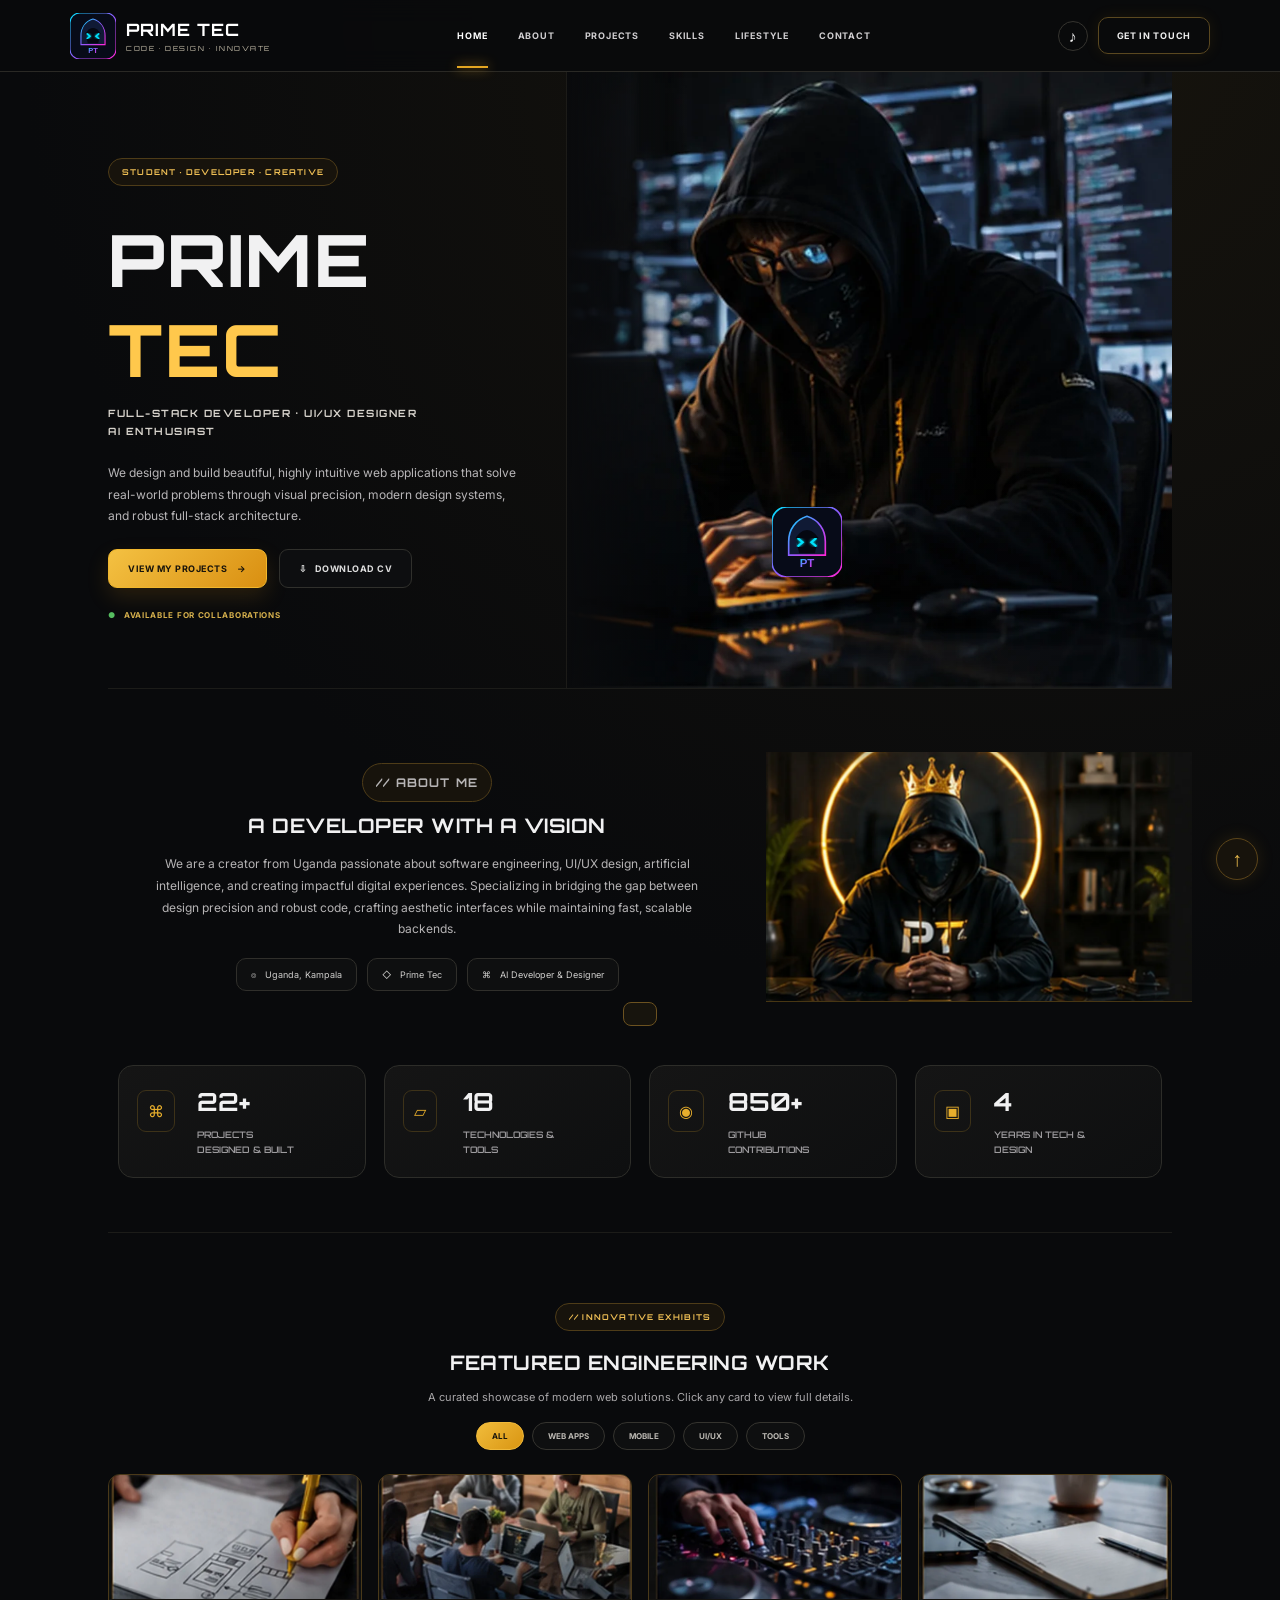
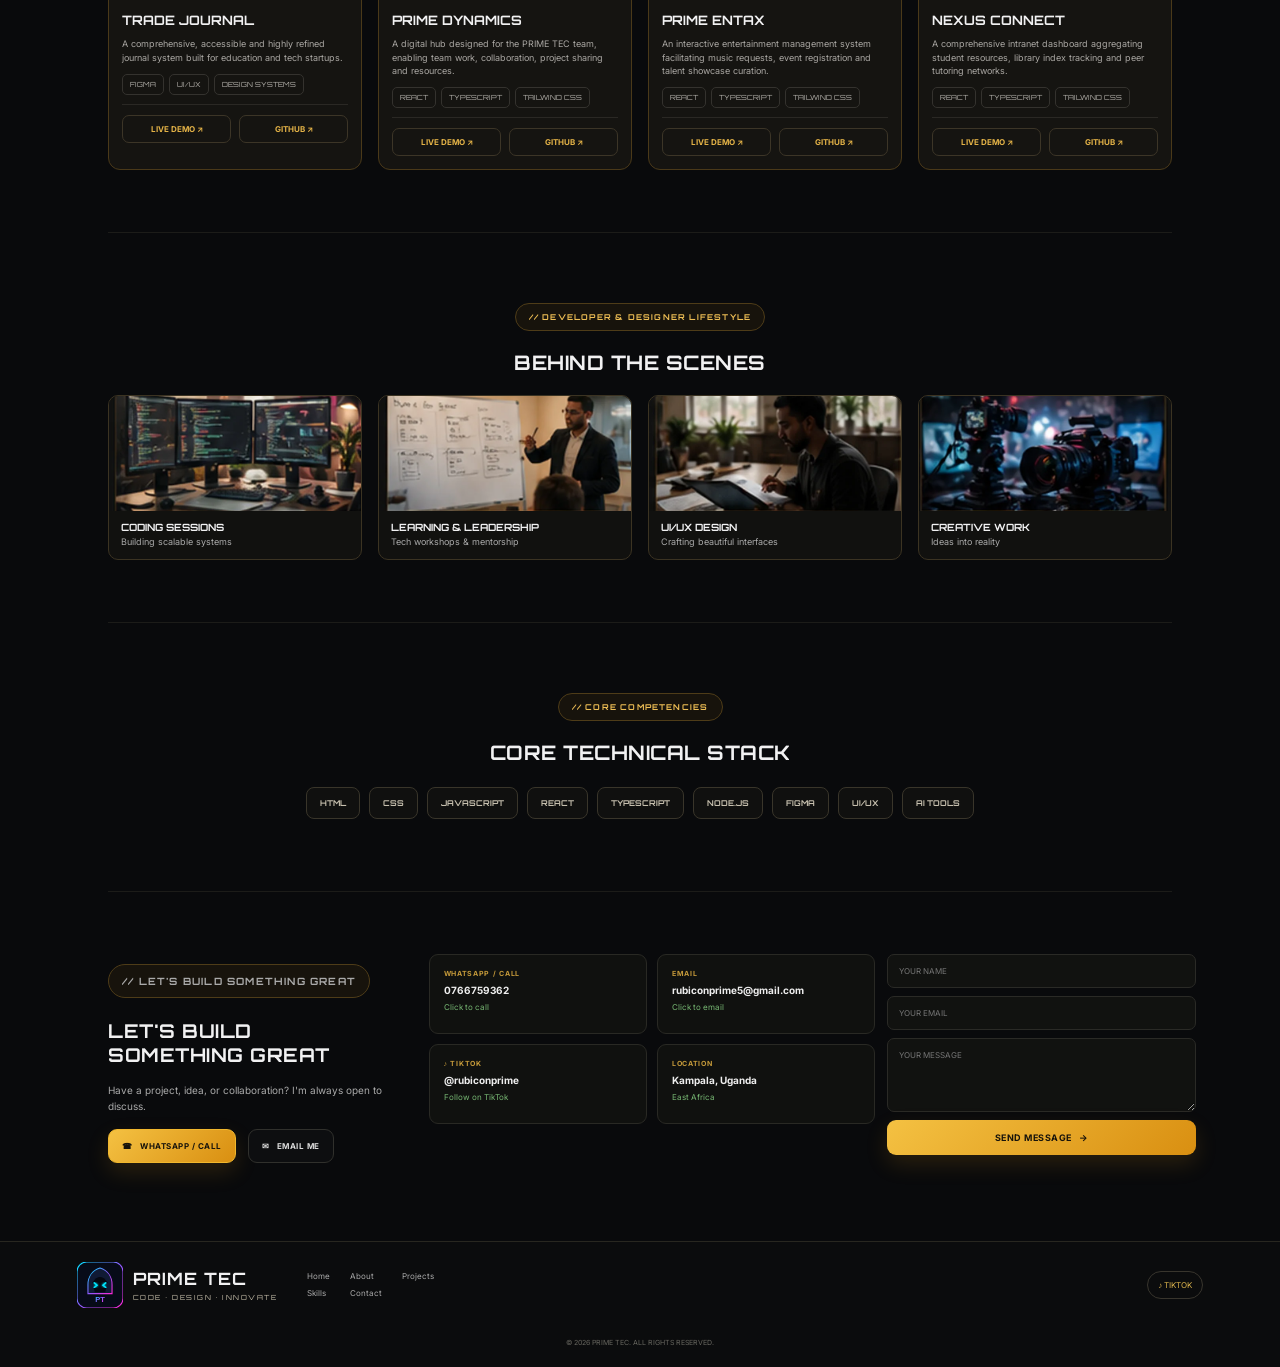
<file: index.html>
<!doctype html>
<html lang="en">
<head>
<meta charset="UTF-8"><meta name="viewport" content="width=device-width,initial-scale=1,viewport-fit=cover">
<meta name="theme-color" content="#090a0c"><meta name="description" content="PRIME TEC — portfolio of Keith, developer, UI/UX designer and AI enthusiast from Uganda.">
<title>PRIME TEC | Keith — Developer & Designer</title>
<link rel="icon" href="prime-tec-logo.svg" type="image/svg+xml"><link rel="preload" as="image" href="hero-hacker.webp" type="image/webp" fetchpriority="high"><link rel="stylesheet" href="styles.css">
</head>
<body>
<div class="top-progress"></div>
<header id="top">
 <a class="brand" href="#top" aria-label="PRIME TEC home"><img src="prime-tec-logo.svg" alt="PRIME TEC logo"><span><strong>PRIME TEC</strong><small>CODE · DESIGN · INNOVATE</small></span></a>
 <nav id="nav"><a class="active" href="#top">HOME</a><a href="#about">ABOUT</a><a href="#projects">PROJECTS</a><a href="#skills">SKILLS</a><a href="#lifestyle">LIFESTYLE</a><a href="#contact">CONTACT</a></nav>
 <div class="nav-tools"><a class="mini tiktok-mini" href="https://www.tiktok.com/@rubiconprime?_r=1&_t=ZS-99QHNVai72m" target="_blank" rel="noopener" aria-label="TikTok">♪</a><a class="get-touch" href="#contact">GET IN TOUCH</a></div>
 <button id="menuBtn" class="menu" aria-label="Open menu"><span></span><span></span><span></span></button>
</header>
<main>
<section class="hero">
 <div class="hero-copy"><p class="eyebrow">STUDENT · DEVELOPER · CREATIVE</p><h1>PRIME <em>TEC</em></h1><p class="role">FULL-STACK DEVELOPER · UI/UX DESIGNER<br>AI ENTHUSIAST</p><p class="intro">We design and build beautiful, highly intuitive web applications that solve real-world problems through visual precision, modern design systems, and robust full-stack architecture.</p><div class="actions"><a class="gold-btn" href="#projects">VIEW MY PROJECTS <b>→</b></a><a class="dark-btn" href="Keith-PRIME-TEC-CV.txt" download>⇩ &nbsp; DOWNLOAD CV</a></div><p class="availability">● &nbsp; AVAILABLE FOR COLLABORATIONS</p></div>
 <div class="hero-image"><img src="./hero-hacker.webp" alt="Hacker and developer working on a laptop" width="1600" height="921" loading="eager" fetchpriority="high" decoding="async"><div class="hero-logo"><img src="prime-tec-logo.svg" alt=""></div></div>
</section>
<section id="about" class="about section"><div class="about-copy"><p class="kicker">// ABOUT ME</p><h2>A DEVELOPER WITH A VISION</h2><p>We are a creator from Uganda passionate about software engineering, UI/UX design, artificial intelligence, and creating impactful digital experiences. Specializing in bridging the gap between design precision and robust code, crafting aesthetic interfaces while maintaining fast, scalable backends.</p><div class="about-tags"><span>⌾ &nbsp; Uganda, Kampala</span><span>◇ &nbsp; Prime Tec</span><span>⌘ &nbsp; AI Developer & Designer</span></div></div><div class="crown-image"><img src="./about-crowned-hacker.webp" alt="Futuristic developer with a gold crown" width="900" height="601" loading="lazy" decoding="async"></div></section>
<section class="stats"><article><i>⌘</i><b>22+</b><span>PROJECTS<br>DESIGNED & BUILT</span></article><article><i>▱</i><b>18</b><span>TECHNOLOGIES &<br>TOOLS</span></article><article><i>◉</i><b>850+</b><span>GITHUB<br>CONTRIBUTIONS</span></article><article><i>▣</i><b>4</b><span>YEARS IN TECH &<br>DESIGN</span></article></section>
<section id="projects" class="section center"><p class="kicker">// INNOVATIVE EXHIBITS</p><h2>FEATURED ENGINEERING WORK</h2><p class="sub">A curated showcase of modern web solutions. Click any card to view full details.</p><div class="filters"><button class="selected">ALL</button><button>WEB APPS</button><button>MOBILE</button><button>UI/UX</button><button>TOOLS</button></div><div id="projectGrid" class="project-grid"></div></section>
<section id="lifestyle" class="section center"><p class="kicker">// DEVELOPER & DESIGNER LIFESTYLE</p><h2>BEHIND THE SCENES</h2><div class="life-grid"><article><img src="./lifestyle-code.webp" width="633" height="333" loading="lazy" decoding="async" alt="Developer coding"><h3>CODING SESSIONS</h3><p>Building scalable systems</p></article><article><img src="./lifestyle-leadership.webp" width="636" height="333" loading="lazy" decoding="async" alt="Technology leadership"><h3>LEARNING & LEADERSHIP</h3><p>Tech workshops & mentorship</p></article><article><img src="./lifestyle-design.webp" width="636" height="333" loading="lazy" decoding="async" alt="UI UX design"><h3>UI/UX DESIGN</h3><p>Crafting beautiful interfaces</p></article><article><img src="./lifestyle-camera.webp" width="639" height="333" loading="lazy" decoding="async" alt="Creative technology"><h3>CREATIVE WORK</h3><p>Ideas into reality</p></article></div></section>
<section id="skills" class="section skills center"><p class="kicker">// CORE COMPETENCIES</p><h2>CORE TECHNICAL STACK</h2><div class="skill-list"><span>HTML</span><span>CSS</span><span>JAVASCRIPT</span><span>REACT</span><span>TYPESCRIPT</span><span>NODE.JS</span><span>FIGMA</span><span>UI/UX</span><span>AI TOOLS</span></div></section>
<section id="contact" class="section contact"><div class="contact-copy"><p class="kicker">// LET'S BUILD SOMETHING GREAT</p><h2>LET'S BUILD<br>SOMETHING GREAT</h2><p>Have a project, idea, or collaboration? I'm always open to discuss.</p><div class="contact-actions"><a class="gold-btn" href="tel:0766759362">☎ &nbsp; WHATSAPP / CALL</a><a class="dark-btn" href="mailto:rubiconprime5@gmail.com">✉ &nbsp; EMAIL ME</a></div></div><div class="contact-info"><a href="tel:0766759362"><strong>WHATSAPP / CALL</strong><b>0766759362</b><small>Click to call</small></a><a href="mailto:rubiconprime5@gmail.com"><strong>EMAIL</strong><b>rubiconprime5@gmail.com</b><small>Click to email</small></a><a href="https://www.tiktok.com/@rubiconprime?_r=1&_t=ZS-99QHNVai72m" target="_blank" rel="noopener"><strong>♪ TIKTOK</strong><b>@rubiconprime</b><small>Follow on TikTok</small></a><div><strong>LOCATION</strong><b>Kampala, Uganda</b><small>East Africa</small></div></div><form id="contactForm" novalidate><input name="name" required placeholder="YOUR NAME"><input name="email" type="email" required placeholder="YOUR EMAIL"><textarea name="message" required placeholder="YOUR MESSAGE"></textarea><button class="gold-btn" type="submit">SEND MESSAGE &nbsp; →</button><p id="formMessage"></p></form></section>
</main>
<footer><div class="footer-brand"><img src="prime-tec-logo.svg" alt=""><span><b>PRIME TEC</b><small>CODE · DESIGN · INNOVATE</small></span></div><div class="footer-links"><a href="#top">Home</a><a href="#about">About</a><a href="#projects">Projects</a><a href="#skills">Skills</a><a href="#contact">Contact</a></div><a class="footer-tiktok" href="https://www.tiktok.com/@rubiconprime?_r=1&_t=ZS-99QHNVai72m" target="_blank" rel="noopener">♪ TIKTOK</a><p>© <span id="year"></span> PRIME TEC. ALL RIGHTS RESERVED.</p></footer>
<button id="up" class="to-top" aria-label="Back to top">↑</button><div id="toast"></div><script src="app.js"></script>
</body></html>
</file>
<file: styles.css>
@import url('https://fonts.googleapis.com/css2?family=Inter:wght@400;500;600;700;800&family=Orbitron:wght@500;600;700;800&display=swap');
:root{--bg:#090a0c;--panel:#111214;--panel2:#171512;--text:#f1f1f2;--muted:#aaa9af;--gold:#e4a622;--gold2:#ffc84c;--line:#2a2925}*{box-sizing:border-box}html{scroll-behavior:smooth;overflow-x:hidden}body{margin:0;background:radial-gradient(circle at 80% 0,#17140d 0,transparent 32%),#090a0c;color:var(--text);font-family:Inter,Arial,sans-serif;overflow-x:hidden}.top-progress{position:fixed;top:0;left:0;height:4px;width:0;background:linear-gradient(90deg,#f5bc38,#d58b0a);z-index:200;box-shadow:0 0 16px #e4a62299}
header{height:72px;display:flex;align-items:center;gap:28px;padding:0 clamp(20px,6vw,70px);border-bottom:1px solid var(--line);background:#090a0ced;backdrop-filter:blur(12px);position:sticky;top:0;z-index:100}.brand{display:flex;align-items:center;gap:10px;text-decoration:none;color:#fff;min-width:max-content}.brand img,.footer-brand img{width:46px;height:46px}.brand strong,.footer-brand b{display:block;font:700 17px Orbitron;letter-spacing:1px}.brand small,.footer-brand small{display:block;font:7px Orbitron;letter-spacing:1.5px;color:#c9c1ad;margin-top:4px}nav{display:flex;justify-content:center;gap:30px;flex:1}nav a{color:#d0ced0;text-decoration:none;font:700 9px Inter;letter-spacing:.8px;padding:27px 0;position:relative}nav a:hover,nav a.active{color:#fff}nav a.active:after{content:"";position:absolute;bottom:0;left:0;right:0;height:2px;background:var(--gold);box-shadow:0 0 12px var(--gold)}.nav-tools{display:flex;gap:10px;align-items:center}.mini{width:30px;height:30px;border:1px solid #35342f;border-radius:50%;display:grid;place-items:center;color:#eee;text-decoration:none;font-size:16px}.mini:hover{border-color:var(--gold);color:var(--gold)}.get-touch{border:1px solid #5a4820;color:#eee;text-decoration:none;padding:12px 18px;border-radius:10px;font:700 9px Inter;letter-spacing:.7px;box-shadow:0 0 16px #d99d1317}.get-touch:hover{background:#17130a;border-color:var(--gold)}.menu{display:none;background:none;border:0}.menu span{display:block;width:26px;height:2px;background:#ddd;margin:5px}
main{max-width:1120px;margin:auto;padding:0 28px}.hero{min-height:510px;display:grid;grid-template-columns:43% 57%;align-items:stretch}.hero-copy{padding:78px 25px 60px 0;position:relative;z-index:2}.eyebrow,.kicker{display:inline-block;color:#efbf55;border:1px solid #4e3c18;background:#17130c;padding:8px 13px;border-radius:999px;font:700 8px Orbitron;letter-spacing:1.2px}.hero h1{font:800 clamp(42px,6vw,72px) Orbitron;margin:20px 0 8px;letter-spacing:2px}.hero h1 em{font-style:normal;color:var(--gold2)}.role{font:700 10px Orbitron;letter-spacing:1.5px;line-height:1.8;color:#d6d2cb}.intro{color:#b8b6b8;font-size:12px;line-height:1.8;max-width:420px;margin:22px 0}.actions,.contact-actions{display:flex;gap:12px;flex-wrap:wrap}.gold-btn,.dark-btn{display:inline-flex;align-items:center;justify-content:center;gap:10px;text-decoration:none;border-radius:9px;padding:13px 19px;font:700 9px Inter;letter-spacing:.5px;cursor:pointer;transition:.22s}.gold-btn{color:#17130b;background:linear-gradient(135deg,#f4c142,#d98f11);border:1px solid #f1b72d;box-shadow:0 9px 22px #d5901829}.gold-btn:hover{transform:translateY(-2px);filter:brightness(1.08);box-shadow:0 12px 28px #d5901850}.dark-btn{color:#ddd;background:#0d0e10;border:1px solid #30302c}.dark-btn:hover{border-color:#756033;color:#fff}.availability{color:#d7b14d;font:700 8px Inter;letter-spacing:.7px;margin-top:22px}.availability:first-letter{color:#56bd60}.hero-image{position:relative;overflow:hidden;min-height:510px;border-left:1px solid #1c1b18;background:#111}.hero-image>img{width:100%;height:100%;object-fit:cover;object-position:center;display:block;filter:none}.hero-image:after{content:"";position:absolute;inset:0;background:linear-gradient(90deg,#090a0c 0%,transparent 20%),linear-gradient(0deg,#090a0c22,transparent 50%);pointer-events:none}.hero-logo{position:absolute;left:34%;bottom:18%;width:70px;height:70px;z-index:2}.hero-logo img{width:100%;height:100%;object-fit:contain;filter:none!important}
.section{padding:62px 0;border-top:1px solid #1c1c19}.about{display:grid;grid-template-columns:60% 40%;gap:20px;align-items:center}.about-copy{text-align:center;padding:12px 20px}.about h2,.section h2{font:700 20px Orbitron;letter-spacing:.5px;margin:11px 0 15px}.about p{font-size:12px;line-height:1.8;color:#b6b4b5;max-width:560px;margin:auto}.about-tags{display:flex;justify-content:center;gap:10px;flex-wrap:wrap;margin-top:18px}.about-tags span{border:1px solid #302f2b;background:#0e0f10;border-radius:10px;padding:10px 14px;color:#d0cfcd;font-size:9px}.crown-image{height:250px;overflow:hidden;border-bottom:1px solid #473613}.crown-image img{width:100%;height:100%;object-fit:cover;display:block;filter:none}.stats{display:grid;grid-template-columns:repeat(4,1fr);gap:18px;padding:0 10px 54px}.stats article{min-height:112px;background:linear-gradient(145deg,#151515,#0e0f10);border:1px solid #2d2d29;border-radius:15px;padding:20px;position:relative}.stats i{position:absolute;left:18px;top:24px;color:#e7ae2c;border:1px solid #3d3218;border-radius:9px;padding:10px;font-style:normal}.stats b{display:block;margin-left:58px;font:700 25px Orbitron}.stats span{display:block;margin:10px 0 0 58px;color:#9d9b9e;font:600 9px Orbitron;line-height:1.7}.center{text-align:center}.sub{font-size:11px;color:#aaa8aa;margin:0}.filters{display:flex;justify-content:center;gap:8px;flex-wrap:wrap;margin:18px 0 24px}.filters button{border:1px solid #35342f;background:#0e0f10;color:#bbb8b2;border-radius:18px;padding:8px 15px;font:700 8px Inter;cursor:pointer}.filters button.selected,.filters button:hover{background:linear-gradient(135deg,#f1bc3b,#d99512);color:#16130b;border-color:#f0b93a}.project-grid{display:grid;grid-template-columns:repeat(4,1fr);gap:16px;text-align:left}.project{background:#151411;border:1px solid #4a3919;border-radius:12px;overflow:hidden;transition:.25s}.project:hover{transform:translateY(-5px);border-color:#c48c20;box-shadow:0 16px 30px #00000055}.project img{width:100%;height:124px;object-fit:cover;display:block;filter:none}.project-body{padding:13px}.project h3{font:700 13px Orbitron;margin:0 0 9px}.project p{font-size:9px;color:#aaa7a3;line-height:1.5;min-height:28px}.chips{display:flex;gap:5px;flex-wrap:wrap;margin:9px 0}.chips span{border:1px solid #34322e;border-radius:5px;padding:5px 7px;color:#b7b4ae;font:7px Orbitron}.project-links{display:flex;gap:8px;border-top:1px solid #2a2824;padding-top:10px}.project-links a{flex:1;text-align:center;border:1px solid #3c3527;border-radius:7px;padding:8px;color:#e4b347;text-decoration:none;font:700 8px Inter}.more{display:none;border-top:1px solid #2b2925;margin-top:10px;padding-top:10px;color:#aaa;font-size:9px;line-height:1.6}.project.open .more{display:block}.expand{display:none}.life-grid{display:grid;grid-template-columns:repeat(4,1fr);gap:16px;margin-top:20px;text-align:left}.life-grid article{background:#11110f;border:1px solid #3b3322;border-radius:10px;overflow:hidden}.life-grid img{width:100%;height:115px;object-fit:cover;display:block;filter:none}.life-grid h3{font:700 10px Orbitron;margin:10px 12px 3px}.life-grid p{font-size:9px;color:#aaa;margin:0 12px 12px}.skills{padding-bottom:72px}.skill-list{display:flex;justify-content:center;gap:9px;flex-wrap:wrap;margin-top:22px}.skill-list span{padding:10px 13px;border:1px solid #39352a;border-radius:8px;background:#10100f;color:#c6bfae;font:700 8px Orbitron}.contact{display:grid;grid-template-columns:29% 42% 29%;gap:12px;align-items:start;padding-bottom:45px}.contact-copy h2{font-size:19px;text-align:left}.contact-copy p{font-size:10px;color:#aaa;line-height:1.6}.contact-actions{margin-top:15px}.contact-actions a{padding:11px 13px;font-size:8px}.contact-info{display:grid;grid-template-columns:1fr 1fr;gap:10px}.contact-info>a,.contact-info>div{min-height:80px;border:1px solid #292924;background:#10110f;border-radius:9px;padding:14px;text-decoration:none;color:#eee;display:flex;flex-direction:column;gap:6px}.contact-info strong{color:#c59a3a;font-size:7px;letter-spacing:.7px}.contact-info b{font-size:10px;word-break:break-word}.contact-info small{color:#77b873;font-size:8px}form{display:grid;gap:8px}input,textarea{width:100%;background:#111210;border:1px solid #2a2a26;border-radius:7px;padding:11px;color:#eee;font:8px Inter}textarea{height:74px;resize:vertical}form .gold-btn{border:0;width:100%;padding:12px}#formMessage{font-size:9px;min-height:15px;color:#72c67b}.error{color:#e67b73!important}
footer{border-top:1px solid #282720;background:#0b0c0d;padding:20px max(28px,6vw);display:flex;align-items:center;gap:30px;flex-wrap:wrap}.footer-brand{display:flex;align-items:center;gap:10px}.footer-links{display:grid;grid-template-columns:repeat(3,max-content);gap:7px 20px;flex:1}.footer-links a,.footer-tiktok{font-size:8px;color:#aaa;text-decoration:none}.footer-tiktok{border:1px solid #38352d;padding:8px 10px;border-radius:50px;color:#d7b04b}footer p{width:100%;text-align:center;color:#67665f;font-size:7px;margin:0}.to-top{position:fixed;right:22px;bottom:20px;width:42px;height:42px;border-radius:50%;border:1px solid #5c451a;background:#17130c;color:#e8b94c;font-size:20px;z-index:50;cursor:pointer;box-shadow:0 0 18px #d99c1b22}#toast{position:fixed;left:50%;bottom:24px;transform:translate(-50%,150px);transition:.3s;background:#17140d;border:1px solid #6c5220;color:#f2d286;padding:11px 16px;border-radius:8px;font-size:10px;z-index:200}.show{transform:translate(-50%,0)!important}
@media(max-width:900px){nav{gap:14px}.nav-tools .mini{display:none}.hero{grid-template-columns:1fr}.hero-copy{text-align:center;padding:60px 10px 30px}.intro{margin-left:auto;margin-right:auto}.actions{justify-content:center}.hero-image{height:430px;border-left:0;border-top:1px solid #1c1b18}.about{grid-template-columns:1fr}.crown-image{max-width:560px;width:100%;margin:auto}.project-grid,.life-grid{grid-template-columns:repeat(2,1fr)}.contact{grid-template-columns:1fr}.contact-copy h2{text-align:center}.contact-copy{text-align:center}.contact-actions{justify-content:center}form{max-width:620px;margin:auto}}
@media(max-width:680px){header{height:66px;padding:0 18px}.brand img{width:40px;height:40px}.brand strong{font-size:14px}.nav-tools{display:none}.menu{display:block;margin-left:auto}nav{display:none;position:absolute;top:66px;left:0;right:0;background:#0b0c0d;border-bottom:1px solid #302d25;flex-direction:column;padding:8px 24px;gap:0}nav.open{display:flex}nav a{padding:15px 0}.hero-copy{padding-top:45px}.hero h1{font-size:43px}.role{font-size:9px}.hero-image{height:300px}.hero-image>img{object-position:center}.stats{grid-template-columns:repeat(2,1fr);gap:10px;padding-bottom:40px}.stats article{padding:14px;min-height:105px}.stats i{left:13px;top:17px;padding:8px}.stats b{font-size:20px;margin-left:48px}.stats span{font-size:7px;margin-left:48px}.section{padding:48px 0}.project-grid,.life-grid{grid-template-columns:1fr}.project img{height:210px}.life-grid img{height:185px}.contact-info{grid-template-columns:1fr}.footer-links{display:none}.footer-tiktok{margin-left:auto}.about-copy{padding:0}.about h2,.section h2{font-size:17px}.crown-image{height:220px}.to-top{right:14px;bottom:14px}}
</file>
